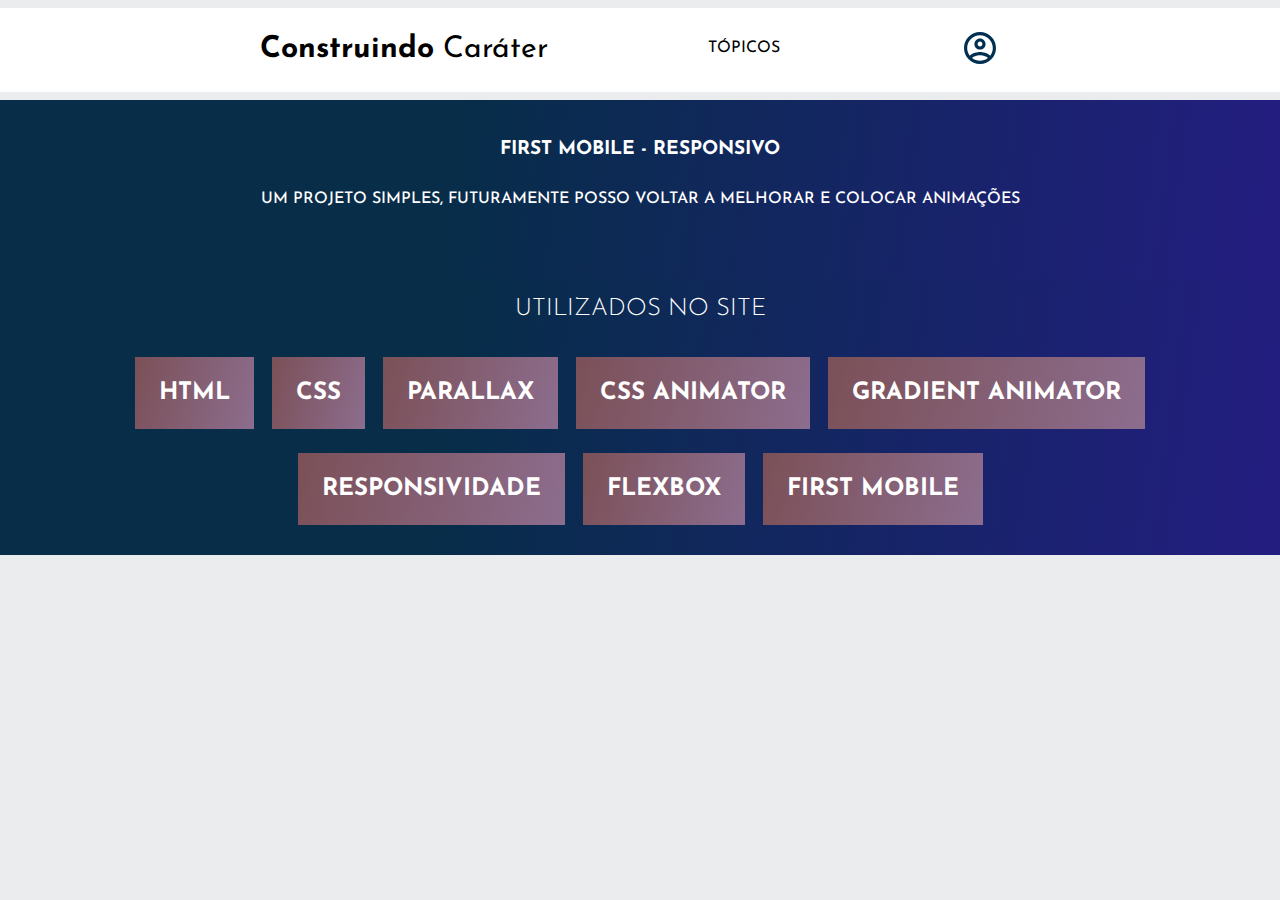
<file: index.html>
<!DOCTYPE html>
<html>

<head>
    <meta charset="UTF-8">
    <meta name="viewport" content="width=device-width, initial-scale=1.0">
    <link rel="stylesheet" href="reset.css">
    <link rel="preconnect" href="https://fonts.googleapis.com">
    <link rel="preconnect" href="https://fonts.gstatic.com" crossorigin>
    <link href="https://fonts.googleapis.com/css2?family=Josefin+Sans:wght@300;400;500;700&display=swap"
        rel="stylesheet">
    <link rel="stylesheet" href="styles.css">
    <link rel="stylesheet" href="https://cdnjs.cloudflare.com/ajax/libs/animate.css/4.1.1/animate.min.css" />
    <title>Construindo Caráter</title>
</head>

<body>
    <header class="cabeçalho">
        <div class="container">
            <input type="checkbox" id="menu" class="container__botao">
            <label for="menu" class="container__rotulo">
                <span class="cabeçalho__menu-hamburguer "></span>
            </label>
            <ul class="lista-menu">
                <li class="lista-menu__titulo">TÓPICOS</li>
                <li class="lista-menu__item">
                    <a href="bloco.html" class="lista-menu__link">DESAFIO</a>
                </li>
                <li class="lista-menu__item">
                    <a href="bloco1.html" class="lista-menu__link">DIFICULDADES</a>
                </li>
                </li>
                <li class="lista-menu__item">
                    <a href="aprendizado.html" class="lista-menu__link">APRENDIZADO</a>
                </li>
            </ul>
            <h1 class="container__titulo"><b class="container__titulo--negrito">Construindo</b> Caráter</h1>
        </div>

        <ul class="opções">
            <input type="checkbox" id="opções-menu" class="opções__botão">
            <label for="opções-menu" class="opções__rotulo">
                <li class="opções__item">TÓPICOS</li>
            </label>
            <ul class="lista-menu">
                <li class="lista-menu__item">
                    <a href="bloco.html" class="lista-menu__link">DESAFIO</a>
                </li>
                <li class="lista-menu__item">
                    <a href="bloco1.html" class="lista-menu__link">DIFICULDADES</a>
                </li>
                </li>
                <li class="lista-menu__item">
                    <a href="aprendizado.html" class="lista-menu__link">APRENDIZADO</a>
                </li>
            </ul>

            <div class="container">
                <a href="#" class="container__link">
                    <img src="img/Usuário.svg" alt="Meu Perfil" class="container__imagem">
                    <p class="container__texto">Meu Perfil</p>
                </a>
            </div>
    </header>
    <section class="banner">
        <h1 class="banner-titulo">FIRST MOBILE - RESPONSIVO</h1>
        <p class="banner-texto">UM PROJETO SIMPLES, FUTURAMENTE POSSO VOLTAR A MELHORAR E COLOCAR ANIMAÇÕES</p>
    </section>
    <section class="topicos">
        <h2 class="topicos__titulo">UTILIZADOS NO SITE</h2>
        <ul class="topicos__lista">
            <li class="topicos__item">
                <a href="#" class="topicos__link">HTML</a>
            </li>
            <li class="topicos__item">
                <a href="#" class="topicos__link">CSS</a>
            </li>
            <li class="topicos__item">
                <a href="#" class="topicos__link">PARALLAX</a>
            </li>
            <li class="topicos__item">
                <a href="#" class="topicos__link">CSS ANIMATOR</a>
            </li>
            <li class="topicos__item">
                <a href="#" class="topicos__link">GRADIENT ANIMATOR</a>
            </li>
            <li class="topicos__item">
                <a href="#" class="topicos__link">RESPONSIVIDADE</a>
            </li>
            <li class="topicos__item">
                <a href="#" class="topicos__link">FLEXBOX</a>
            </li>
            <li class="topicos__item">
                <a href="#" class="topicos__link">FIRST MOBILE</a>
            </li>
        </ul>
    </section>
</body>

</html>
</file>
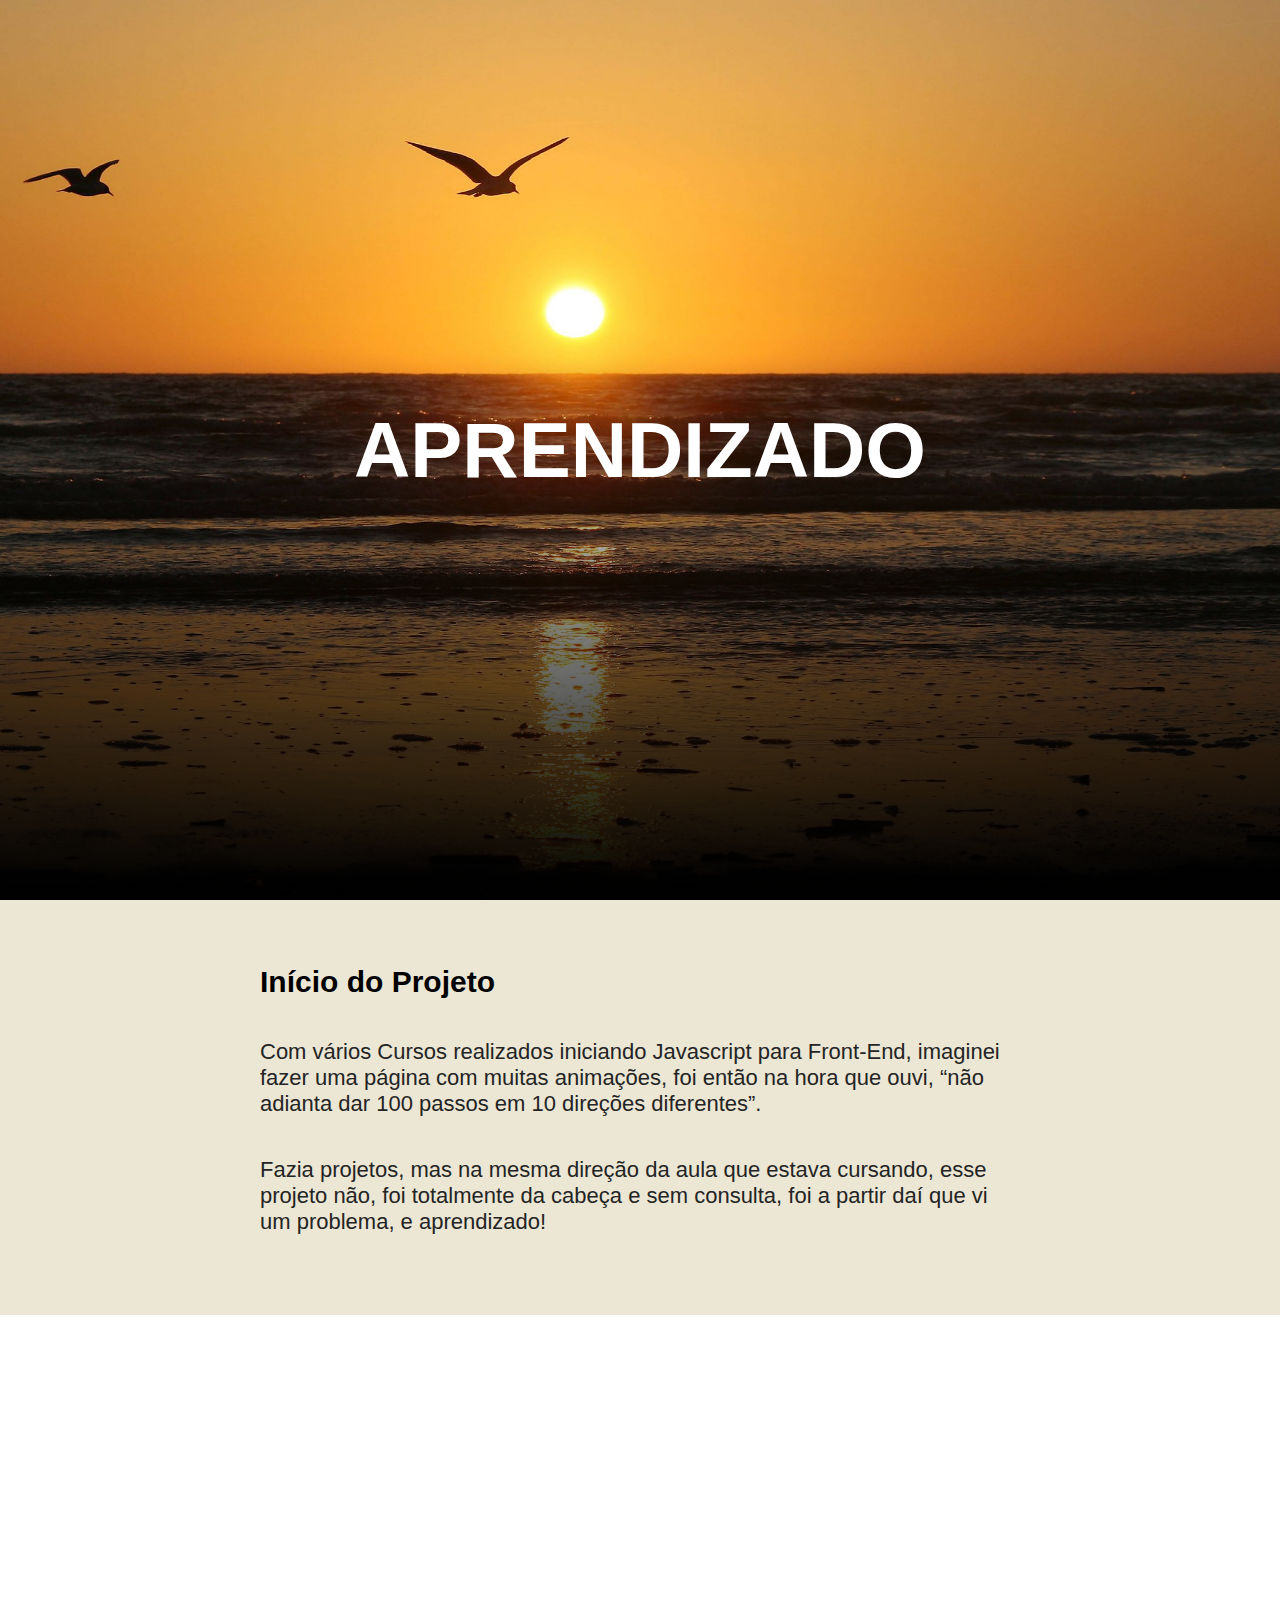
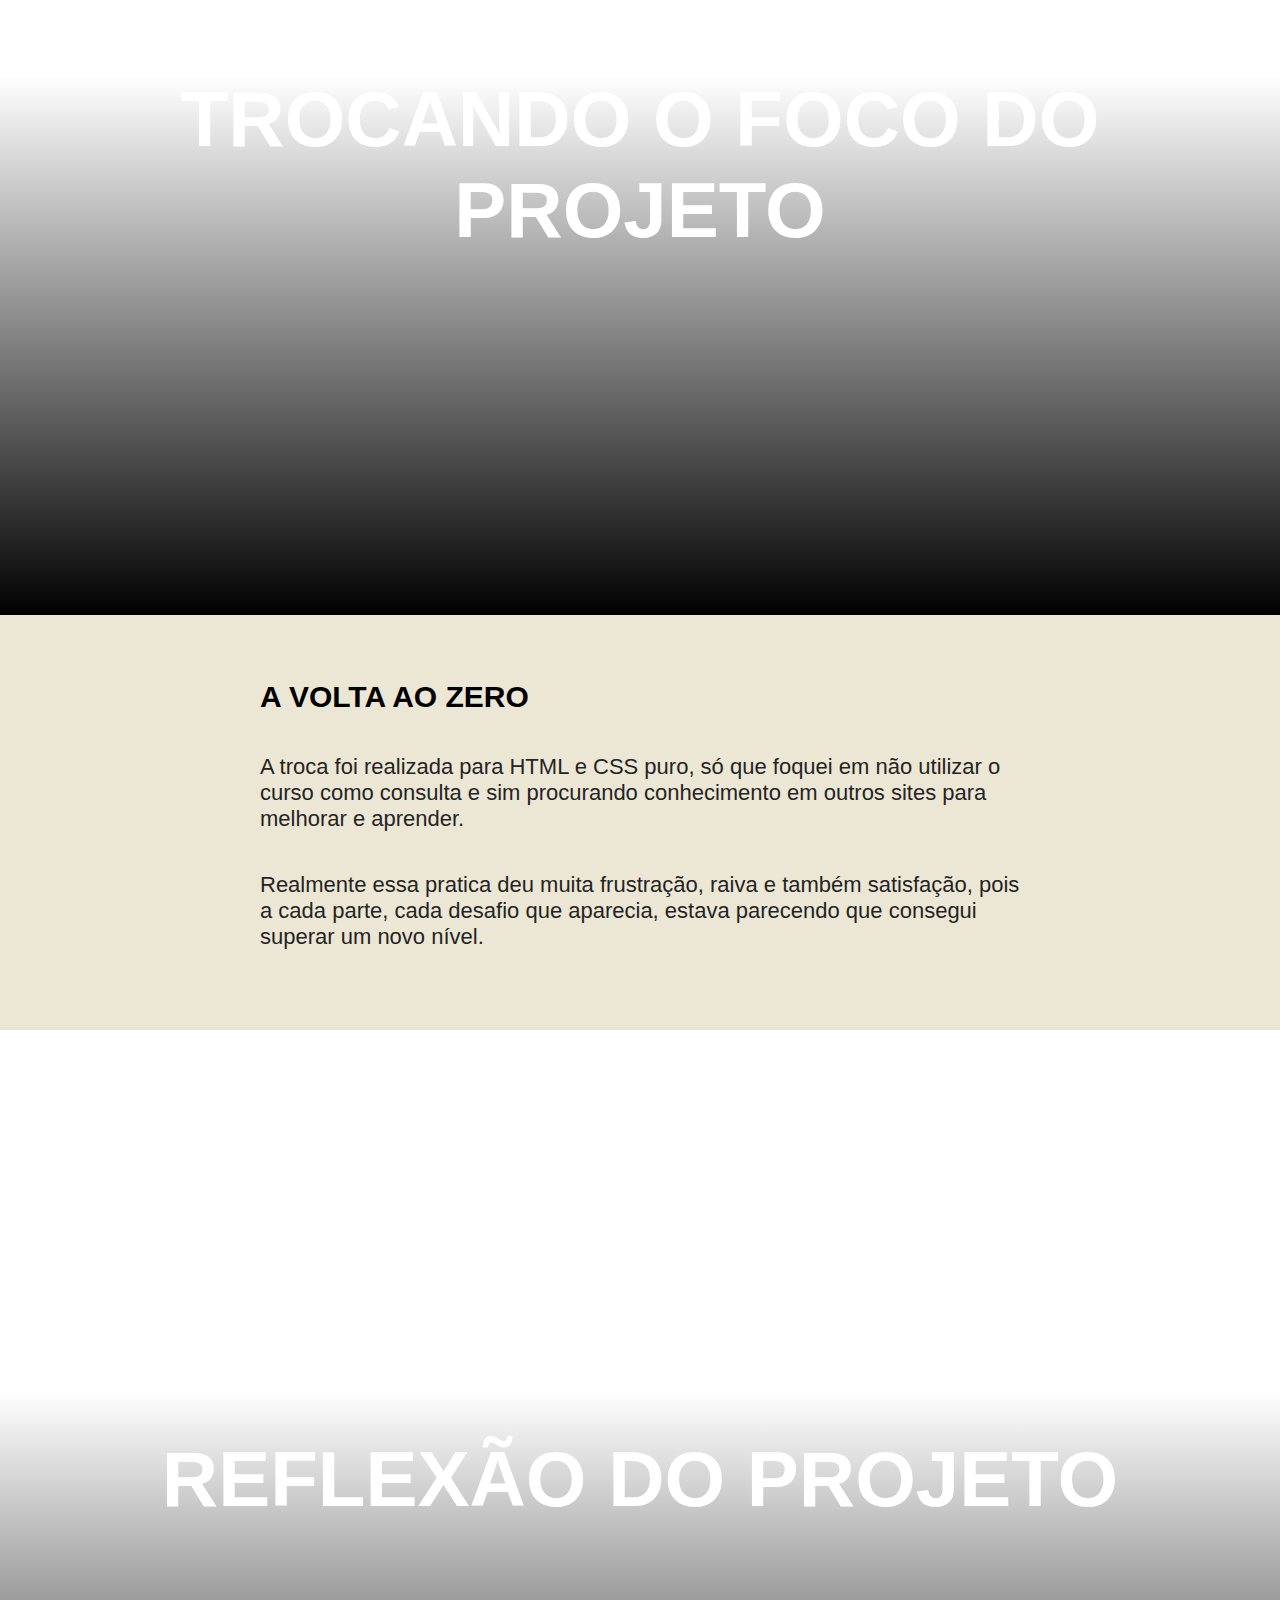
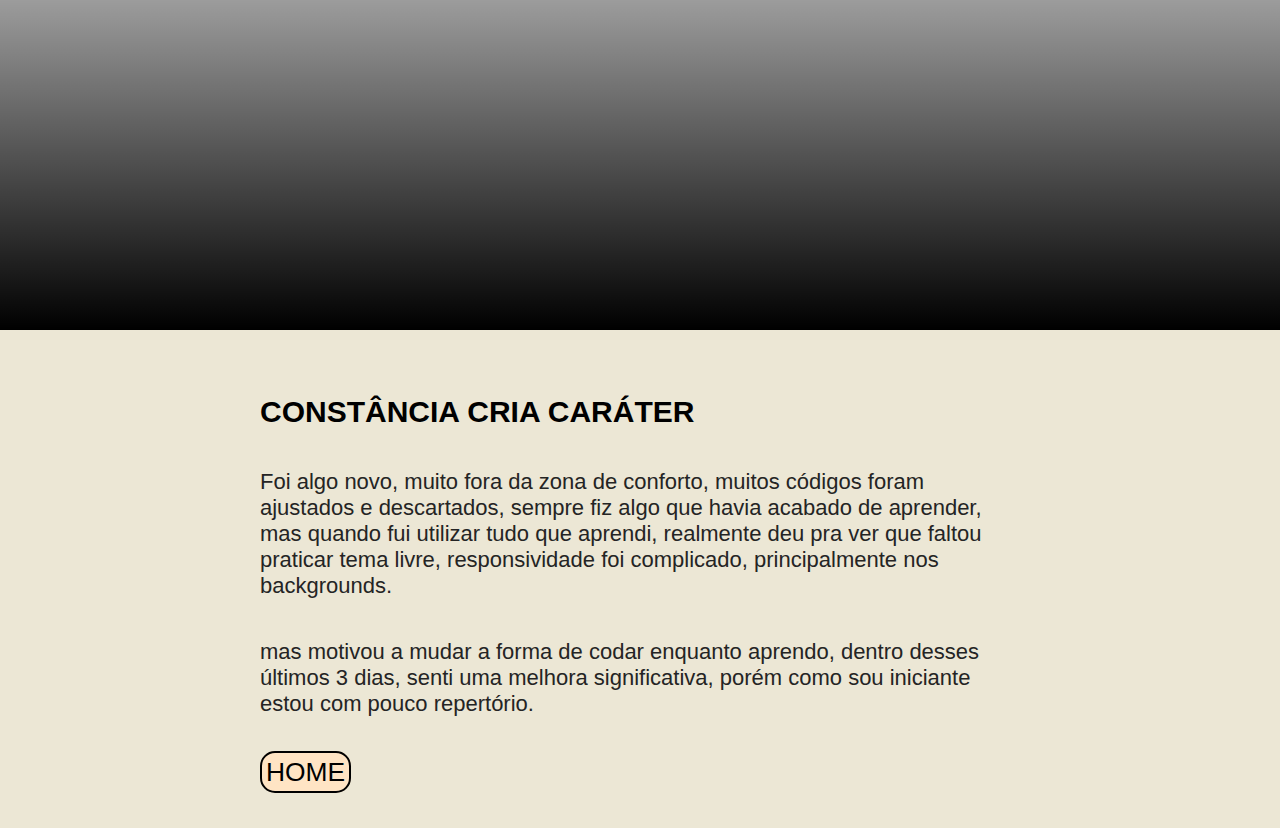
<file: aprendizado.html>
<!DOCTYPE html>
<html lang="pt-br">

<head>
    <meta charset="UTF-8">
    <meta http-equiv="X-UA-Compatible" content="IE=edge">
    <meta name="viewport" content="width=device-width, initial-scale=1.0">
    <link rel="stylesheet" href="aprendizado.css" />
    <title>APRENDIZADO</title>
</head>

<body>

    <div class="wrapper">
        <main>
            <section class="module parallax parallax-1">
                <h1>APRENDIZADO</h1>
            </section>

            <section class="module content">
                <div class="container">
                    <h2>Início do Projeto</h2>
                    <p>Com vários Cursos realizados iniciando Javascript para Front-End, imaginei fazer uma página com
                        muitas animações, foi então na hora que ouvi, “não adianta dar 100 passos em 10 direções
                        diferentes”.
                    </p>
                    <p>

                        Fazia projetos, mas na mesma direção da aula que estava cursando, esse projeto não, foi
                        totalmente da cabeça e sem consulta, foi a partir daí que vi um problema, e aprendizado!

                    </p>
                </div>
            </section>

            <section class="module parallax parallax-2">
                <h1>Trocando o FOCO do projeto </h1>
            </section>

            <section class="module content">
                <div class="container">
                    <h2>A VOLTA AO ZERO</h2>
                    <p>
                        A troca foi realizada para HTML e CSS puro, só que foquei em não utilizar o curso como consulta
                        e sim procurando conhecimento em outros sites para melhorar e aprender.
                    </p>
                    <p>
                        Realmente essa pratica deu muita frustração, raiva e também satisfação, pois a cada parte, cada
                        desafio que aparecia, estava parecendo que consegui superar um novo nível.
                    </p>
                </div>
            </section>

            <section class="module parallax parallax-3">
                <h1>Reflexão do Projeto</h1>
            </section>

            <section class="module content">
                <div class="container">
                    <h2>CONSTÂNCIA CRIA CARÁTER</h2>
                    <p>

                        Foi algo novo, muito fora da zona de conforto, muitos códigos foram ajustados e descartados,
                        sempre fiz algo que havia acabado de aprender, mas quando fui utilizar tudo que aprendi,
                        realmente deu pra ver que faltou praticar tema livre, responsividade foi complicado,
                        principalmente nos backgrounds.

                    </p>
                    <p>mas motivou a mudar a forma de codar enquanto aprendo, dentro desses últimos 3 dias, senti uma
                        melhora significativa, porém como sou iniciante estou com pouco repertório.
                    </p>

                    <a href="index.html" class="button"> HOME </a>
                </div>
            </section>

        </main>
    </div>

</body>

</html>
</file>
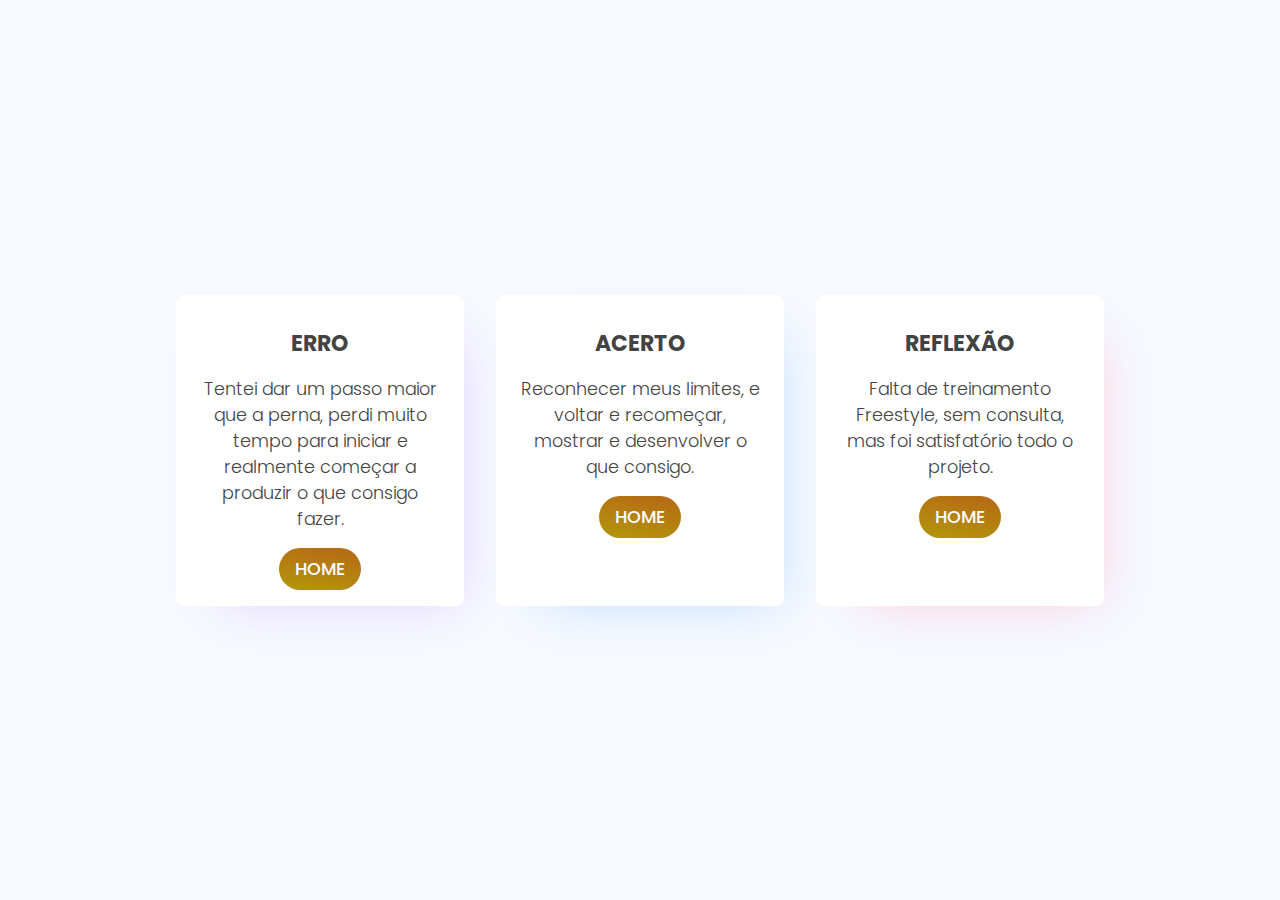
<file: bloco.html>
<!DOCTYPE html>
<html lang="pt-br">

<head>
    <meta charset="UTF-8">
    <meta http-equiv="X-UA-Compatible" content="IE=edge">
    <meta name="viewport" content="width=device-width, initial-scale=1.0">
    <title>PROJETOS</title>
    <link rel="preconnect" href="https://fonts.gstatic.com">
    <link href="https://fonts.googleapis.com/css2?family=Poppins:wght@300;400;500;600&display=swap" rel="stylesheet">

    <link rel="stylesheet" href="bloco.css">
    <link rel="stylesheet" href="https://cdnjs.cloudflare.com/ajax/libs/animate.css/4.1.1/animate.min.css" />

</head>

<body>
    <main class="cards">
        <section class="card contact">
            <h3>ERRO</h3>
            <span>Tentei dar um passo maior que a perna, perdi muito tempo para iniciar e realmente começar a produzir o
                que consigo fazer.</span>
            <button class="button-link">
                <a href="index.html"> HOME </a>
            </button>
        </section>
        <section class="card shop">
            <h3>ACERTO</h3>
            <span>Reconhecer meus limites, e voltar e recomeçar, mostrar e desenvolver o que consigo.</span>
            <button class="button-link">
                <a href="index.html"> HOME </a>
            </button>
        </section>
        <section class="card about">
            <h3>REFLEXÃO</h3>
            <span>Falta de treinamento Freestyle, sem consulta, mas foi satisfatório todo o projeto.</span>
            <button class="button-link">
                <a href="index.html"> HOME </a>
            </button>
        </section>
    </main>
</body>

</html>
</file>
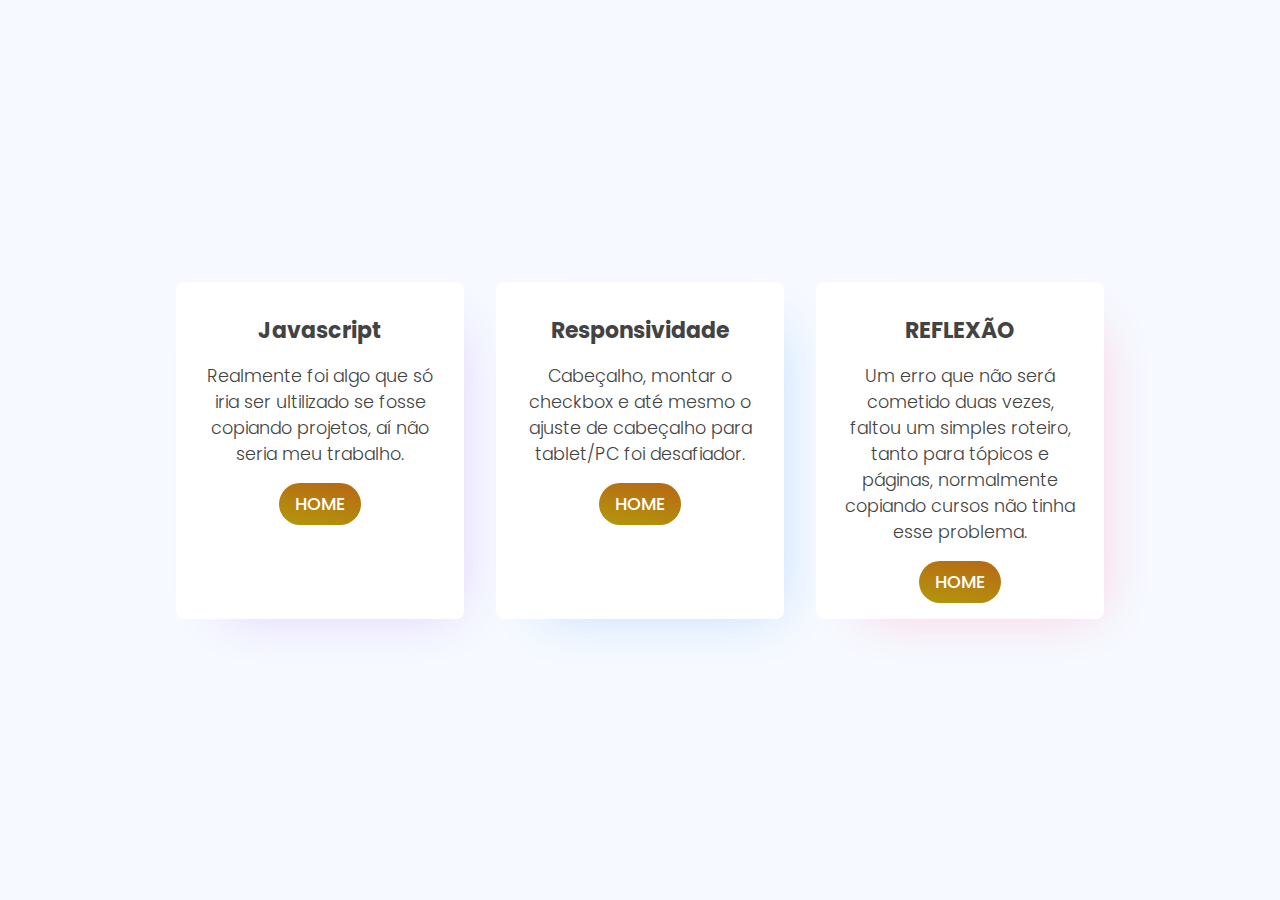
<file: bloco1.html>
<!DOCTYPE html>
<html lang="pt-br">

<head>
    <meta charset="UTF-8">
    <meta http-equiv="X-UA-Compatible" content="IE=edge">
    <meta name="viewport" content="width=device-width, initial-scale=1.0">
    <title>PROJETOS</title>
    <link rel="preconnect" href="https://fonts.gstatic.com">
    <link href="https://fonts.googleapis.com/css2?family=Poppins:wght@300;400;500;600&display=swap" rel="stylesheet">

    <link rel="stylesheet" href="bloco.css">
    <link rel="stylesheet" href="https://cdnjs.cloudflare.com/ajax/libs/animate.css/4.1.1/animate.min.css" />

</head>

<body>
    <main class="cards">
        <section class="card contact">
            <h3>Javascript</h3>
            <span>Realmente foi algo que só iria ser ultilizado se fosse copiando projetos, aí não seria meu
                trabalho.</span>
            <button class="button-link">
                <a href="index.html"> HOME </a>
            </button>
        </section>
        <section class="card shop">
            <h3>Responsividade</h3>
            <span>Cabeçalho, montar o checkbox e até mesmo o ajuste de cabeçalho para tablet/PC foi desafiador.</span>
            <button class="button-link">
                <a href="index.html"> HOME </a>
            </button>
        </section>
        <section class="card about">
            <h3>REFLEXÃO</h3>
            <span>Um erro que não será cometido duas vezes, faltou um simples roteiro, tanto para tópicos e páginas,
                normalmente copiando cursos não tinha esse problema.</span>
            <button class="button-link">
                <a href="index.html"> HOME </a>
            </button>
        </section>
    </main>
</body>

</html>
</file>
<file: styles.css>
@import url("styles/header.css");
@import url("styles/banner.css");
@import url("styles/utilizados.css");

:root{
    --cor-de-fundo: #ebeceefd;
    --branco: #FFF;
    --laranja: #dfaa40;
    --azul-degrade:linear-gradient(97.54deg, #072d49 35.49%, #400db9 165.37%);
    --fonte-principal:"Josefin Sans";
}

body {
    background-color: var(--cor-de-fundo);
    font-family: var(--fonte-principal);
    font-size: 16px;
    font-weight:400 ;
}
</file>
<file: aprendizado.css>
body{
    margin:0;
    padding:0;
    color: #242424;
    font-family: sans-serif;
    word-wrap: break-word;
    overflow-wrap: break-word;
    font-size: 22px;
}

h1,h2,h3,h4,h5,h6{
    font-weight: 900;
    color: #000;
}

.wrapper{
    width: 100%;
    margin: 0 auto;
}

main{
    display: block;
    background-color: #FFF;
}

.container{
    width: 100%;
    max-width: 760px;
    margin: 0 auto;
    padding: 0 20px;
}

section.module p{
    margin-bottom: 40px;
}

section.module:last-child{
    margin-bottom: 0;
}

section.module h2{
    margin-bottom: 40px;
    font-size: 30px;
}

section.module.content{
padding: 40px 0;
background: #ece7d5; 
}

section.module.parallax{
    display: flex;
    flex-direction: column;
    justify-content: center;
    height: 100vh !important;
    width: 100%;
    position: relative;
    overflow: hidden;
    background-position: 50% 50%;
    background-repeat: no-repeat;
    background-attachment: fixed;
    background-size: cover;
    -webkit-background-size: cover;
    -moz-background-size: cover;
    -o-background-size: cover;
}

section.module.parallax:after{
    content: "";
    height: 100%;
    width: 100%;
    position: absolute;
    z-index: 8;
    background: -moz-linear-gradient(to bottom, rgba(0,0,0,0) 0, rgba(0,0,0,0) 40%, #000 100% );
    background: -webkit-linear-gradient(to bottom, rgba(0,0,0,0) 0, rgba(0,0,0,0) 40%, #000 100% );
    background: linear-gradient(to bottom, rgba(0,0,0,0) 0, rgba(0,0,0,0) 40%, #000 100% );
}


section.module.parallax-1{
    background-image: url(img-ap/marsol.jpg);
}

section.module.parallax-2{
    background-image: url(img-ap/bosque.jpg);
}

section.module.parallax-3{
    background-image: url(img-ap/natação1.jpg);
}

section.module.parallax h1{
    color: #FFF;
    text-align: center;
    font-size: 78px;
    z-index: 50;
    text-transform: uppercase;
}

.button {
    text-decoration: none;
    color: #000;
    font-size: larger;
    border: 2px solid #000;
    padding: 4px;
    border-radius: 15px;
    background-color:bisque;
    text-align: center;
}

.button:hover {
    background-color: coral;
}

@media all and (max-width: 820px) {
    body{
        height: 95vh;
    }
    section.module h2 {
    font-size: 32px;
    }
    .module h2, p{
    padding: 0 8px;
    }

    .container{
    margin:0;
    padding:0;
    }

    section.module.parallax h1 {
    font-size: 36px;
    }
}
</file>
<file: bloco.css>
* {
    margin: 0;
    padding: 0;
    box-sizing: border-box;
    font-family: "Poppins", sans-serif;
}

body {
    background: #F6F9FF;
    height: 100vh;
    width: 100%;

    display: flex;
    justify-content: center;
    align-items: center;

    color: #434343;

    font-size: 22px;
}

button a {
    text-decoration: none;
    color: white;
}
main.cards {
    display: flex;
    padding: 32px;

    animation:zoomInDown;
    animation-duration: 2s;
}

main.cards section.card {
    display: flex;
    flex-direction: column;
    align-items: center;
    text-align: center;
    background: white;
    padding: 1rem 1.5rem;
    border-radius: 8px;
    max-height: 468px;
    margin-left: 32px;
}

main.cards section.card:first-child {
    margin-left: 0;
}

main.cards section.card .icon {
    width: 64px;
    height: 64px;
}

main.cards section.card img {
    width: 100%;
}

main.cards section.card h3 {
    font-size: 100%;
    margin: 16px 0;
}

main.cards section.card span {
    font-weight: 300;
    max-width: 240px;
    font-size: 80%;
    margin-bottom: 16px;
}

main.cards section.card button {
    padding: 0.5rem 1rem;
    text-transform: uppercase;
    border-radius: 32px;
    border: 0;
    cursor: pointer;
    font-size: 80%;
    font-weight: 500;
    color: #fff;
    margin-bottom: 16px 0;
}

main.cards section.card.contact button {
    background: linear-gradient(to right, #9F66FF, #DFCBFF);
}
main.cards section.card.shop button {
    background: linear-gradient(to right, #3E8AFF, #BBDEFF);
}
main.cards section.card.about button {
    background: linear-gradient(to right, #FE5F8F, #FFC7D9);
}

main.cards section.card.contact {
    box-shadow: 20px 20px 50px -30px #DBC4FF;
}
main.cards section.card.shop {
    box-shadow: 20px 20px 50px -30px #AFD6FF;
}
main.cards section.card.about {
    box-shadow: 20px 20px 50px -30px #FFC1D5;
}

main.cards section.card.shop button,
main.cards section.card.contact button,
main.cards section.card.about button {
    background: linear-gradient(191deg, #bb2424, #b1b604, #18aab9);
    background-size: 600% 600%;

    -webkit-animation: AnimationName 11s ease infinite;
    -moz-animation: AnimationName 11s ease infinite;
    animation: AnimationName 11s ease infinite;
}

@-webkit-keyframes AnimationName {
    0%{background-position:76% 0%}
    50%{background-position:25% 100%}
    100%{background-position:76% 0%}
}
@-moz-keyframes AnimationName {
    0%{background-position:76% 0%}
    50%{background-position:25% 100%}
    100%{background-position:76% 0%}
}
@keyframes AnimationName {
    0%{background-position:76% 0%}
    50%{background-position:25% 100%}
    100%{background-position:76% 0%}
}

@media screen and (max-width: 720px) {
    main.cards {
        flex-direction: column;
    }

    main.cards section.card {
        margin-left: 0;
        margin-bottom: 32px;
    }

    main.cards section.card:last-child {
        margin-bottom: 0;
    }

    main.cards section.card button {
        font-size: 70%;
    }

}
</file>
